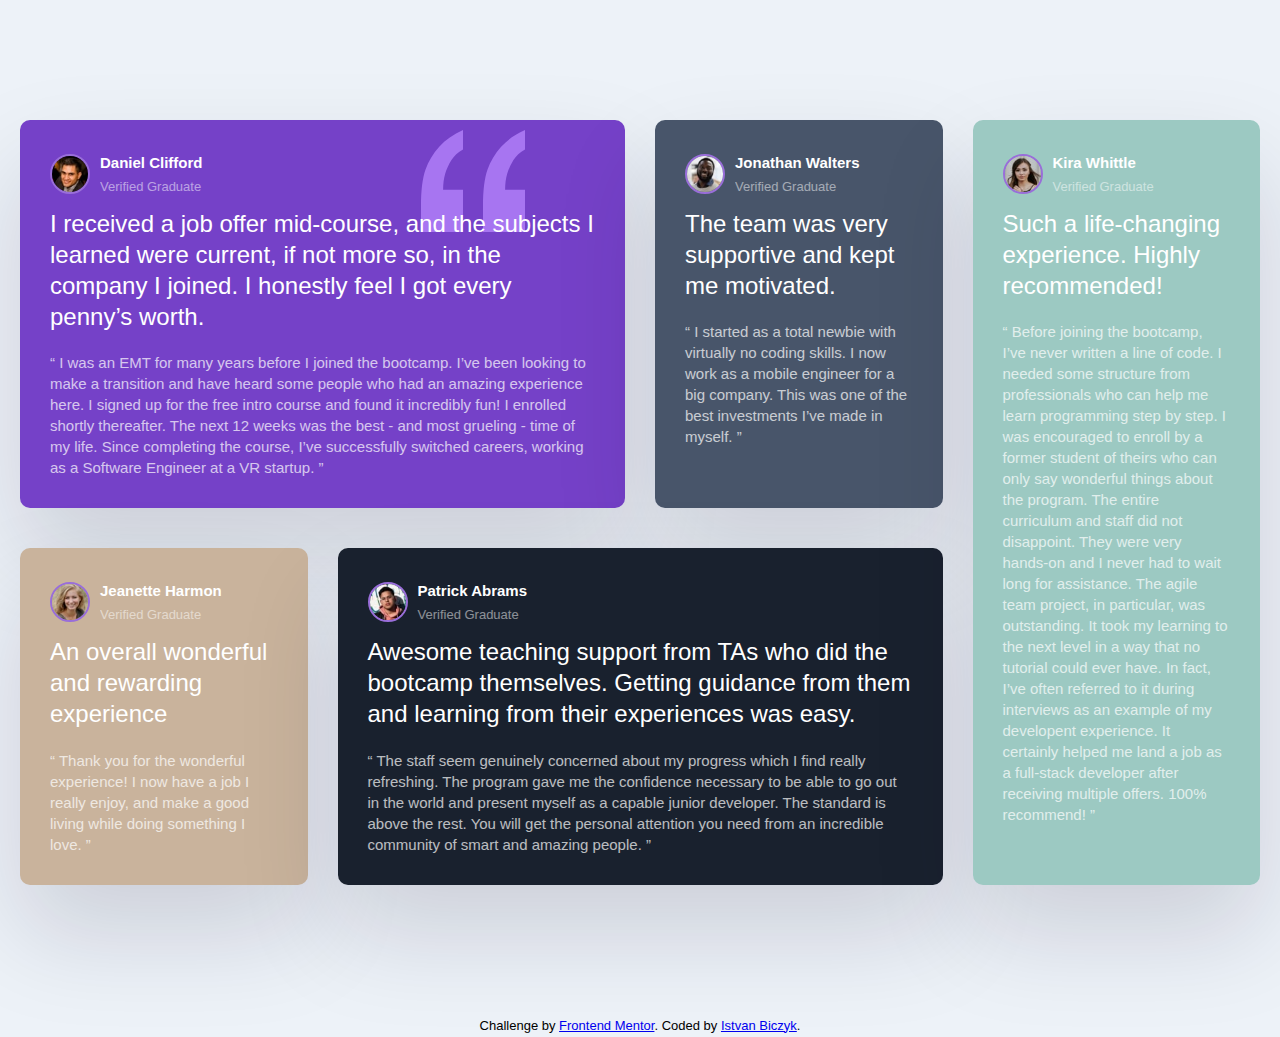
<file: challenge/index.html>
<!DOCTYPE html>
<html lang="en">
  <head>
    <meta charset="UTF-8" />
    <meta name="viewport" content="width=device-width, initial-scale=1.0" />
    <link rel="stylesheet" href="style.css" />
    <title>Testimonials</title>
  </head>
  <body>
    <div class="testimonials">
      <div class="card card--bg-purple">
        <header class="card__header">
          <img src="images/image-daniel.jpg" class="card__image" alt="" />
          <div>
            <h3>Daniel Clifford</h3>
            <p>Verified Graduate</p>
          </div>
        </header>
        <p class="card__lead">
          I received a job offer mid-course, and the subjects I learned were
          current, if not more so, in the company I joined. I honestly feel I
          got every penny’s worth.
        </p>
        <p class="card__quote">
          “ I was an EMT for many years before I joined the bootcamp. I’ve been
          looking to make a transition and have heard some people who had an
          amazing experience here. I signed up for the free intro course and
          found it incredibly fun! I enrolled shortly thereafter. The next 12
          weeks was the best - and most grueling - time of my life. Since
          completing the course, I’ve successfully switched careers, working as
          a Software Engineer at a VR startup. ”
        </p>
      </div>
      <div class="card card--bg-gray-blue">
        <header class="card__header">
          <img src="images/image-jonathan.jpg" class="card__image" alt="" />
          <div>
            <h3>Jonathan Walters</h3>
            <p>Verified Graduate</p>
          </div>
        </header>
        <p class="card__lead">
          The team was very supportive and kept me motivated.
        </p>
        <p class="card__quote">
          “ I started as a total newbie with virtually no coding skills. I now
          work as a mobile engineer for a big company. This was one of the best
          investments I’ve made in myself. ”
        </p>
      </div>
      <div class="card card--bg-peach">
        <header class="card__header">
          <img src="images/image-jeanette.jpg" class="card__image" alt="" />
          <div>
            <h3>Jeanette Harmon</h3>
            <p>Verified Graduate</p>
          </div>
        </header>
        <p class="card__lead">An overall wonderful and rewarding experience</p>
        <p class="card__quote">
          “ Thank you for the wonderful experience! I now have a job I really
          enjoy, and make a good living while doing something I love. ”
        </p>
      </div>
      <div class="card card--bg-black-blue">
        <header class="card__header">
          <img src="images/image-patrick.jpg" class="card__image" alt="" />
          <div>
            <h3>Patrick Abrams</h3>
            <p>Verified Graduate</p>
          </div>
        </header>
        <p class="card__lead">
          Awesome teaching support from TAs who did the bootcamp themselves.
          Getting guidance from them and learning from their experiences was
          easy.
        </p>
        <p class="card__quote">
          “ The staff seem genuinely concerned about my progress which I find
          really refreshing. The program gave me the confidence necessary to be
          able to go out in the world and present myself as a capable junior
          developer. The standard is above the rest. You will get the personal
          attention you need from an incredible community of smart and amazing
          people. ”
        </p>
      </div>
      <div class="card card--bg-mint">
        <header class="card__header">
          <img src="images/image-kira.jpg" class="card__image" alt="" />
          <div>
            <h3>Kira Whittle</h3>
            <p>Verified Graduate</p>
          </div>
        </header>
        <p class="card__lead">
          Such a life-changing experience. Highly recommended!
        </p>
        <p class="card__quote">
          “ Before joining the bootcamp, I’ve never written a line of code. I
          needed some structure from professionals who can help me learn
          programming step by step. I was encouraged to enroll by a former
          student of theirs who can only say wonderful things about the program.
          The entire curriculum and staff did not disappoint. They were very
          hands-on and I never had to wait long for assistance. The agile team
          project, in particular, was outstanding. It took my learning to the
          next level in a way that no tutorial could ever have. In fact, I’ve
          often referred to it during interviews as an example of my developent
          experience. It certainly helped me land a job as a full-stack
          developer after receiving multiple offers. 100% recommend! ”
        </p>
      </div>
    </div>
    <footer>
      <div class="attribution">
        Challenge by
        <a href="https://www.frontendmentor.io?ref=challenge" target="_blank"
          >Frontend Mentor</a
        >. Coded by <a href="#">Istvan Biczyk</a>.
      </div>
    </footer>
  </body>
</html>
</file>
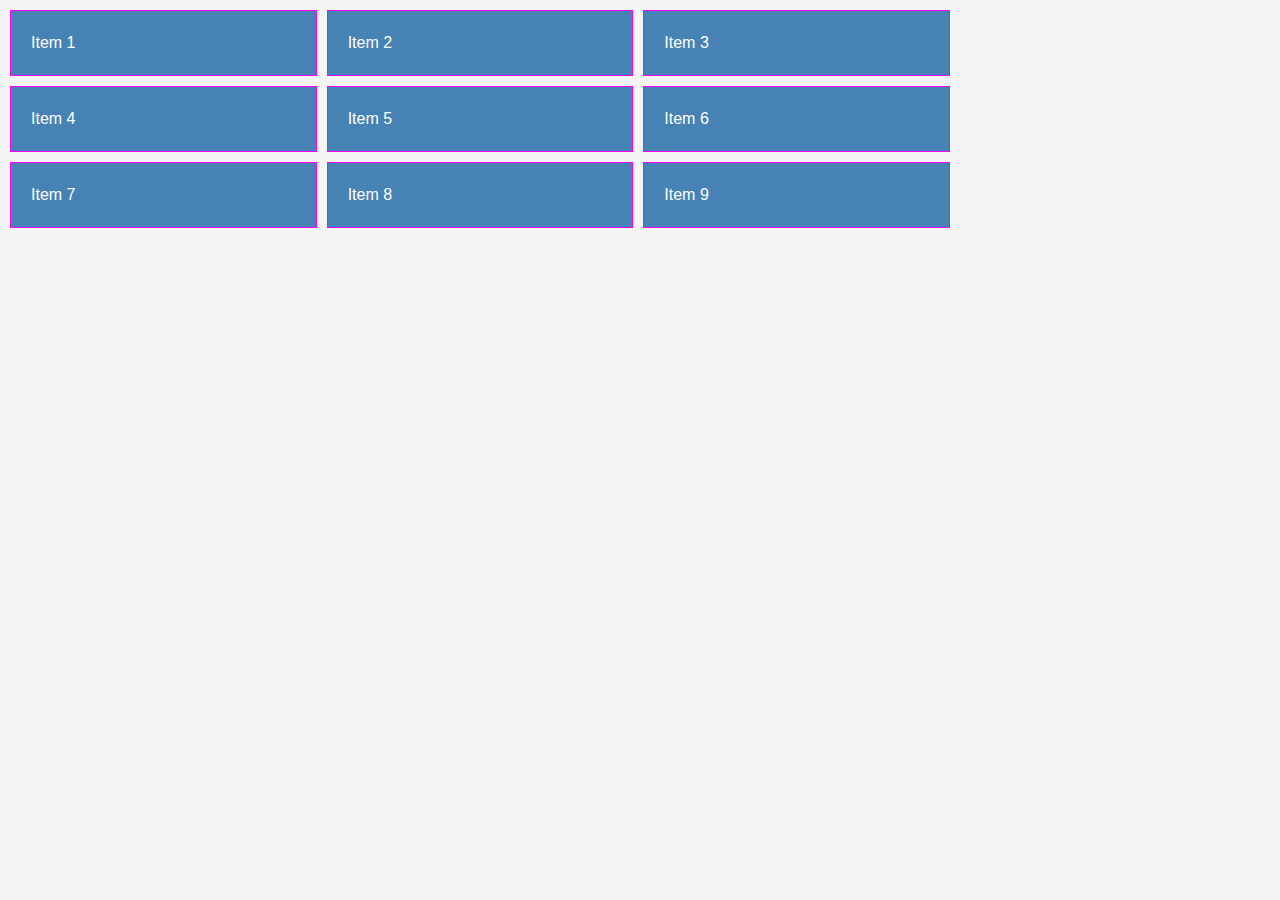
<file: grid.html>
<!DOCTYPE html>
<html lang="en">
  <head>
    <meta charset="UTF-8" />
    <meta name="viewport" content="width=device-width, initial-scale=1.0" />
    <link rel="stylesheet" href="grid.css" />
    <title>CSS grid Crash Course</title>
  </head>
  <body>
    <div class="container">
      <div class="item">Item 1</div>
      <div class="item">Item 2</div>
      <div class="item">Item 3</div>
      <div class="item">Item 4</div>
      <div class="item">Item 5</div>
      <div class="item">Item 6</div>
      <div class="item">Item 7</div>
      <div class="item">Item 8</div>
      <div class="item">Item 9</div>
    </div>
  </body>
</html>
</file>
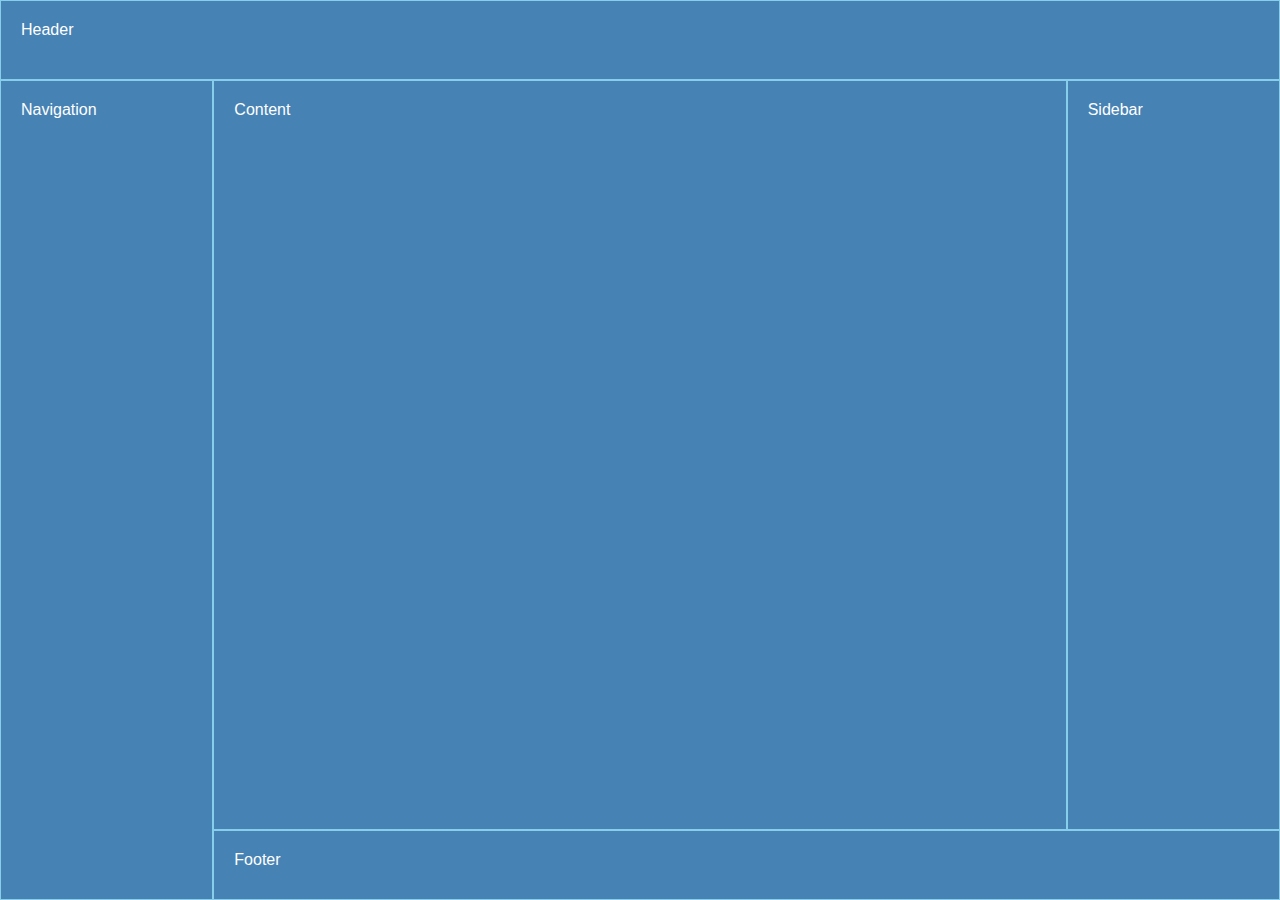
<file: grid2.html>
<!DOCTYPE html>
<html lang="en">
  <head>
    <meta charset="UTF-8" />
    <meta name="viewport" content="width=device-width, initial-scale=1.0" />
    <link rel="stylesheet" href="grid2.css" />
    <title>CSS Grid Template Areas</title>
  </head>
  <body>
    <header>Header</header>
    <main>Content</main>
    <nav>Navigation</nav>
    <aside>Sidebar</aside>
    <footer>Footer</footer>
  </body>
</html>
</file>
<file: challenge/style.css>
@import url("https://fonts.googleapis.com/css2?family=Barlow+Semi+Condensed:wght@200;300;400;700&display=swap");

* {
  box-sizing: border-box;
  margin: 0;
  padding: 0;
}

body {
  background: #edf2f8;
  font-family: "Barlow Semi Condensed ", sans-serif;
  line-height: 1.7;
  font-size: 13px;
}

.testimonials {
  max-width: 1440px;
  margin: 100px auto;
  padding: 20px;
  display: grid;
  grid-template-columns: repeat(4, 1fr);
  gap: 30px;
}

.card {
  background: #fff;
  border-radius: 10px;
  padding: 30px;
  box-shadow: rgba(17, 12, 46, 0.15) 0px 48px 100px 0px;
  margin-bottom: 10px;
}

.card__header {
  display: flex;
  align-items: center;
  margin-bottom: 10px;
}

.card__header h3 {
  font-size: 15px;
}

.card__header p {
  opacity: 50%;
}

.card__image {
  width: 40px;
  height: 40px;
  border-radius: 50%;
  border: 2px solid #996ed9;
  margin-right: 10px;
}

.card__lead {
  font-size: 1.5rem;
  font-weight: 500;
  line-height: 1.3;
  margin-bottom: 20px;
}

.card__quote {
  font-size: 15px;
  font-weight: 500;
  line-height: 1.4;
  opacity: 70%;
}

.card--bg-purple {
  background: hsl(263, 55%, 52%);
  color: #fff;
  background-image: url(./images/bg-pattern-quotation.svg);
  background-repeat: no-repeat;
  background-position: top 10px right 100px;
}

.card--bg-gray-blue {
  background: hsl(217, 19%, 35%);
  color: #fff;
}

.card--bg-black-blue {
  background: hsl(219, 29%, 14%);
  color: #fff;
}

.card--bg-peach {
  background: hsl(30, 30%, 70%);
  color: #fff;
}

.card--bg-mint {
  background: hsl(170, 30%, 70%);
  color: #fff;
}

.card:nth-of-type(1) {
  grid-column: 1 / 3;
}

.card:nth-of-type(4) {
  grid-column: 2 / 4;
  grid-row: 2;
}

.card:nth-of-type(5) {
  grid-column: 4;
  grid-row: 1 / 3;
}

footer {
  text-align: center;
}

@media (max-width: 768px) {
  .testimonials {
    grid-template-columns: 1fr;
    width: 100%;
  }

  .card:nth-of-type(1) {
    grid-column: 1;
  }

  .card:nth-of-type(4) {
    grid-column: 1;
    grid-row: 4;
  }

  .card:nth-of-type(5) {
    grid-column: 1;
    grid-row: 5;
  }
}
</file>
<file: grid.css>
* {
  box-sizing: border-box;
  padding: 0;
  margin: 0;
}

body {
  font-family: "Open sans", sans-serif;
  font-size: 16px;
  line-height: 1.5;
  color: #333;
  background: #f5f5f5;
}

.container {
  max-width: 960px;
  margin: 100 auto;
  padding: 10px;
  display: grid;
  gap: 10px;
  grid-template-columns: repeat(3, 1fr);
  /* justify-content: space-between; */
  /* grid-template-rows: repeat(3, 1fr); */
  /* grid-auto-rows: minmax(200px auto);
  column-gap: 10px;
  row-gap: 10px; */
}

.item {
  background: steelblue;
  color: #fff;
  padding: 20px;
  border: magenta 1px solid;
}

@media (max-width: 500px) {
  .container {
    grid-template-columns: 1fr;
  }
}
/* 
.item:nth-of-type(1) {
  background: #000;
  grid-column: 1/3;
}

.item:nth-of-type(3) {
  background: #000;
  grid-row: 2/4;
}

.item:nth-of-type(4) {
  background: #000;
  grid-column: 2/4;
} */
</file>
<file: grid2.css>
* {
  box-sizing: border-box;
  padding: 0;
  margin: 0;
}

body {
  font-family: "Open Sans", sans-serif;
  font-size: 16px;
  height: 100vh;
  display: grid;
  grid-template-areas:
    "header header header"
    "nav content sidebar"
    "nav footer footer";
  grid-template-columns: 1fr 4fr 1fr;
  grid-template-rows: 80px 1fr 70px;
}

header,
footer,
main,
aside,
nav {
  background-color: steelblue;
  color: #fff;
  padding: 20px;
  border: skyblue 1px solid;
}

header {
  grid-area: header;
}

nav {
  grid-area: nav;
}

main {
  grid-area: content;
}

aside {
  grid-area: sidebar;
}

footer {
  grid-area: footer;
}
</file>
